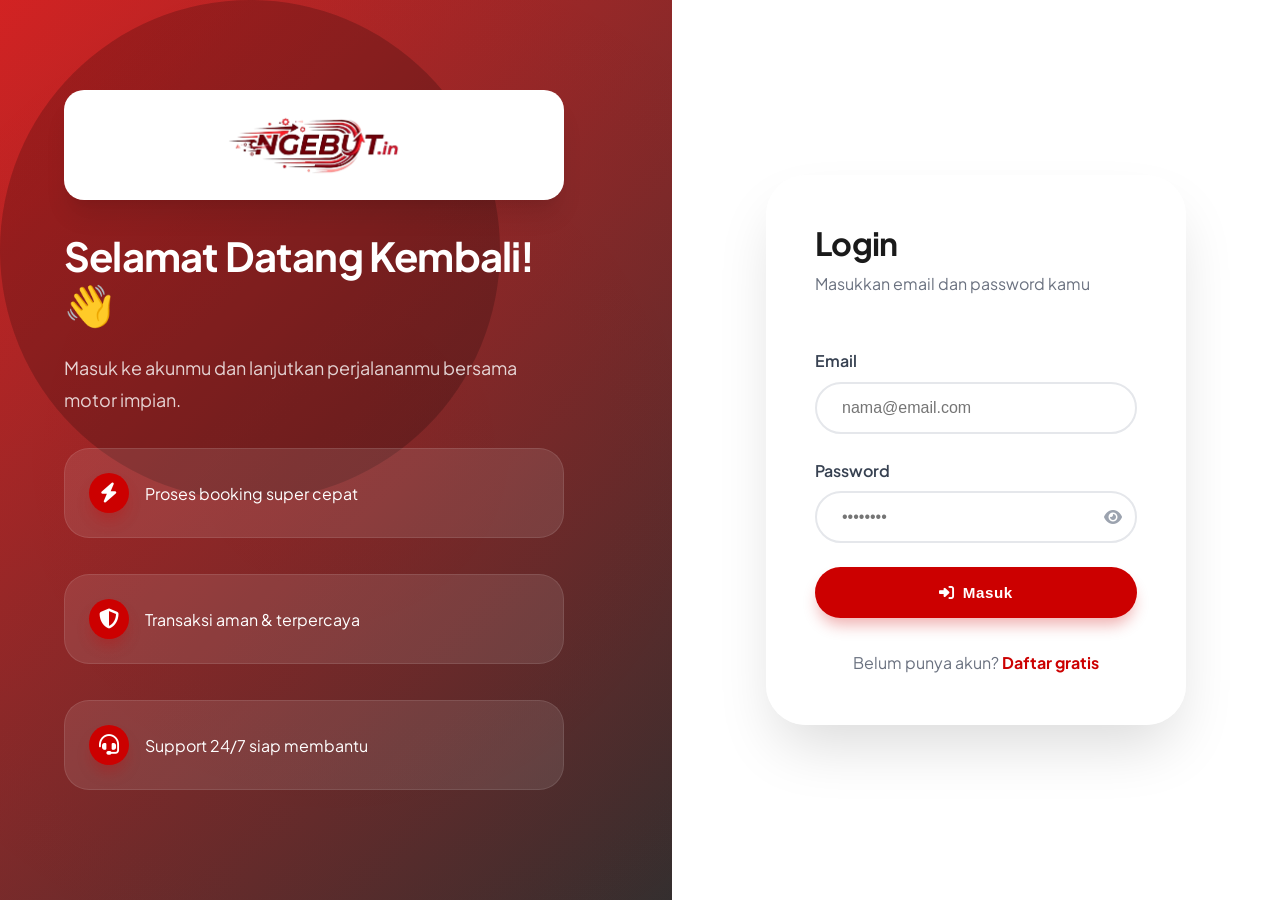
<file: ngebut.in/login.html>
<!doctype html>
<html lang="id">
  <head>
    <meta charset="UTF-8" />
    <meta name="viewport" content="width=device-width, initial-scale=1.0" />
    <title>Login - Ngebut.in</title>
    <link rel="stylesheet" href="assets/css/style.css" />
    <link
      rel="stylesheet"
      href="https://cdnjs.cloudflare.com/ajax/libs/font-awesome/6.5.1/css/all.min.css"
    />
  </head>
  <body>
    <div class="auth-container">
      <div class="auth-left">
        <div class="auth-left-content">
          <a
            href="index.html"
            class="logo"
            style="
              display: flex;
              align-items: center;
              justify-content: center;
              background: white;
              padding: 15px;
              border-radius: 20px;
              box-shadow: var(--shadow-lg);
              margin-bottom: 2rem;
            "
          >
            <img
              src="assets/img/logo.png"
              alt="Ngebut.in Logo"
              style="height: 80px; width: auto; object-fit: contain"
            />
          </a>
          <h2>Selamat Datang Kembali! 👋</h2>
          <p>
            Masuk ke akunmu dan lanjutkan perjalananmu bersama motor impian.
          </p>
          <div class="auth-features">
            <div class="auth-feature">
              <span class="feature-icon"><i class="fas fa-bolt"></i></span>
              <span>Proses booking super cepat</span>
            </div>
            <div class="auth-feature">
              <span class="feature-icon"
                ><i class="fas fa-shield-alt"></i
              ></span>
              <span>Transaksi aman & terpercaya</span>
            </div>
            <div class="auth-feature">
              <span class="feature-icon"><i class="fas fa-headset"></i></span>
              <span>Support 24/7 siap membantu</span>
            </div>
          </div>
        </div>
      </div>
      <div class="auth-right">
        <div class="auth-box">
          <h3>Login</h3>
          <p class="auth-subtitle">Masukkan email dan password kamu</p>

          <div id="loginError" class="error-message"></div>

          <div class="form-group">
            <label>Email</label>
            <input
              type="email"
              id="loginEmail"
              placeholder="nama@email.com"
              value=""
            />
          </div>
          <div class="form-group">
            <label>Password</label>
            <div style="position: relative">
              <input
                type="password"
                id="loginPassword"
                placeholder="••••••••"
                style="padding-right: 45px"
              />
              <i
                class="fas fa-eye"
                id="togglePassword"
                style="
                  position: absolute;
                  right: 15px;
                  top: 50%;
                  transform: translateY(-50%);
                  cursor: pointer;
                  color: var(--gray-400);
                "
              ></i>
            </div>
          </div>

          <button class="btn btn-primary" style="width: 100%" onclick="login()">
            <i class="fas fa-sign-in-alt"></i> Masuk
          </button>

          <p class="auth-footer">
            Belum punya akun? <a href="register.html">Daftar gratis</a>
          </p>
        </div>
      </div>
    </div>

    <!-- Pastikan script api-client Anda tetap di-load jika file lain membutuhkannya -->
    <!-- Pastikan script api-client Anda tetap di-load jika file lain membutuhkannya -->
    <script src="assets/js/api-client.js"></script>
    <script>
      async function login() {
        const email = document.getElementById("loginEmail").value.trim();
        const password = document.getElementById("loginPassword").value.trim();
        const errorEl = document.getElementById("loginError");

        if (!email || !password) {
          errorEl.innerText = "Email dan password harus diisi";
          return;
        }

        try {
          const result = await ApiClient.login(email, password);

          if (result.error) {
            errorEl.innerText = result.error;
          } else {
            const user = ApiClient.getCurrentUser();

            if (user.role === "admin") {
              window.location.href = "admin/dashboard.html";
            } else if (user.role === "owner") {
              window.location.href = "owner/dashboard.html";
            } else {
              window.location.href = "user/dashboard.html";
            }
          }
        } catch (err) {
          errorEl.innerText = "Gagal menghubungkan ke server";
        }
      }

      // Toggle Password Visibility
      document
        .getElementById("togglePassword")
        .addEventListener("click", function () {
          const password = document.getElementById("loginPassword");
          const type =
            password.getAttribute("type") === "password" ? "text" : "password";

          password.setAttribute("type", type);
          this.classList.toggle("fa-eye-slash");
        });

      // Enter key to login
      document.addEventListener("keypress", function (e) {
        if (e.key === "Enter") {
          login();
        }
      });
    </script>
  </body>
</html>
</file>
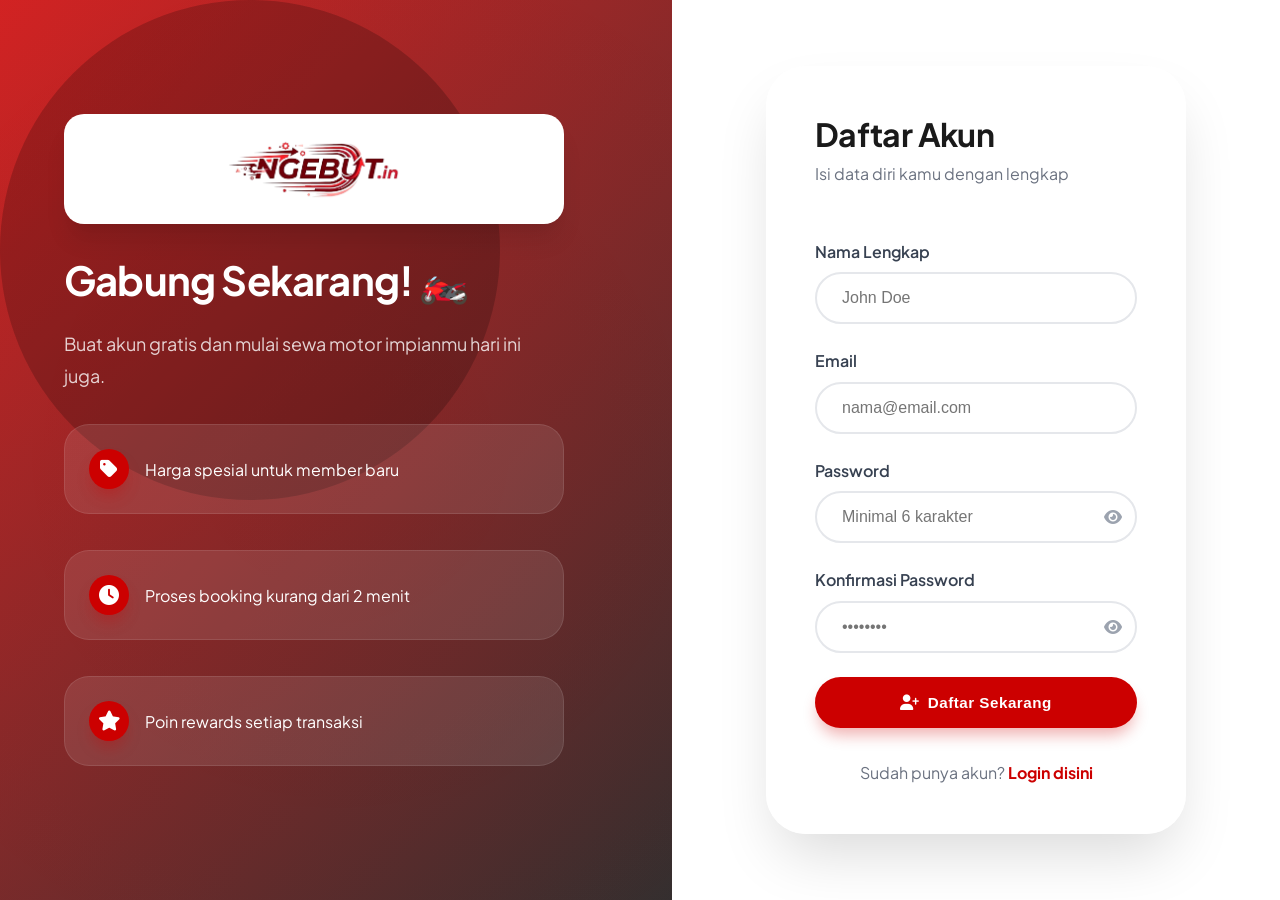
<file: ngebut.in/register.html>
<!DOCTYPE html>
<html lang="id">
<head>
    <meta charset="UTF-8">
    <meta name="viewport" content="width=device-width, initial-scale=1.0">
    <title>Register - Ngebut.in</title>
    <link rel="stylesheet" href="assets/css/style.css">
    <link rel="stylesheet" href="https://cdnjs.cloudflare.com/ajax/libs/font-awesome/6.5.1/css/all.min.css">
</head>
<body>
    <div class="auth-container">
        <div class="auth-left">
            <div class="auth-left-content">
                <a href="index.html" class="logo" style="display: flex; align-items: center; justify-content: center; background: white; padding: 15px; border-radius: 20px; box-shadow: var(--shadow-lg); margin-bottom: 2rem;">
                    <img src="assets/img/logo.png" alt="Ngebut.in Logo" style="height: 80px; width: auto; object-fit: contain;">
                </a>
                <h2>Gabung Sekarang! 🏍️</h2>
                <p>Buat akun gratis dan mulai sewa motor impianmu hari ini juga.</p>
                <div class="auth-features">
                    <div class="auth-feature">
                        <span class="feature-icon"><i class="fas fa-tag"></i></span>
                        <span>Harga spesial untuk member baru</span>
                    </div>
                    <div class="auth-feature">
                        <span class="feature-icon"><i class="fas fa-clock"></i></span>
                        <span>Proses booking kurang dari 2 menit</span>
                    </div>
                    <div class="auth-feature">
                        <span class="feature-icon"><i class="fas fa-star"></i></span>
                        <span>Poin rewards setiap transaksi</span>
                    </div>
                </div>
            </div>
        </div>
        <div class="auth-right">
            <div class="auth-box">
                <h3>Daftar Akun</h3>
                <p class="auth-subtitle">Isi data diri kamu dengan lengkap</p>
                
                <div id="registerError" class="error-message"></div>
                
                <div class="form-group">
                    <label>Nama Lengkap</label>
                    <input type="text" id="nama" placeholder="John Doe">
                </div>
                <div class="form-group">
                    <label>Email</label>
                    <input type="email" id="email" placeholder="nama@email.com">
                </div>
                <div class="form-group">
                    <label>Password</label>
                    <div style="position: relative;">
                        <input type="password" id="password" placeholder="Minimal 6 karakter" style="padding-right: 45px;">
                        <i class="fas fa-eye" id="togglePassword" style="position: absolute; right: 15px; top: 50%; transform: translateY(-50%); cursor: pointer; color: var(--gray-400);"></i>
                    </div>
                </div>
                <div class="form-group">
                    <label>Konfirmasi Password</label>
                    <div style="position: relative;">
                        <input type="password" id="confirmPassword" placeholder="••••••••" style="padding-right: 45px;">
                        <i class="fas fa-eye" id="toggleConfirm" style="position: absolute; right: 15px; top: 50%; transform: translateY(-50%); cursor: pointer; color: var(--gray-400);"></i>
                    </div>
                </div>
                
                <button class="btn btn-primary" style="width: 100%;" onclick="register()">
                    <i class="fas fa-user-plus"></i> Daftar Sekarang
                </button>
                
                <p class="auth-footer">
                    Sudah punya akun? <a href="login.html">Login disini</a>
                </p>
            </div>
        </div>
    </div>

    <script src="assets/js/api-client.js"></script>
    <script>
        async function register() {
            const nama = document.getElementById('nama').value.trim();
            const email = document.getElementById('email').value.trim();
            const password = document.getElementById('password').value.trim();
            const confirm = document.getElementById('confirmPassword').value.trim();
            const errorEl = document.getElementById('registerError');

            errorEl.innerText = '';

            if (!nama || !email || !password || !confirm) {
                errorEl.innerText = 'Semua field wajib diisi';
                return;
            }

            if (password.length < 6) {
                errorEl.innerText = 'Password minimal 6 karakter';
                return;
            }

            if (password !== confirm) {
                errorEl.innerText = 'Password dan konfirmasi tidak cocok';
                return;
            }

            try {
                const result = await ApiClient.register(nama, email, password);
                if (result.error) {
                    errorEl.innerText = result.error;
                } else {
                    alert('✅ Registrasi berhasil! Silakan login.');
                    window.location.href = 'login.html';
                }
            } catch (err) {
                errorEl.innerText = 'Gagal menghubungkan ke server';
            }
        }

        document.getElementById('togglePassword').addEventListener('click', function() {
            const password = document.getElementById('password');
            const type = password.getAttribute('type') === 'password' ? 'text' : 'password';
            password.setAttribute('type', type);
            this.classList.toggle('fa-eye-slash');
        });

        document.getElementById('toggleConfirm').addEventListener('click', function() {
            const password = document.getElementById('confirmPassword');
            const type = password.getAttribute('type') === 'password' ? 'text' : 'password';
            password.setAttribute('type', type);
            this.classList.toggle('fa-eye-slash');
        });

        document.addEventListener('keypress', function(e) {
            if (e.key === 'Enter') register();
        });
    </script>
</body>
</html>
</file>
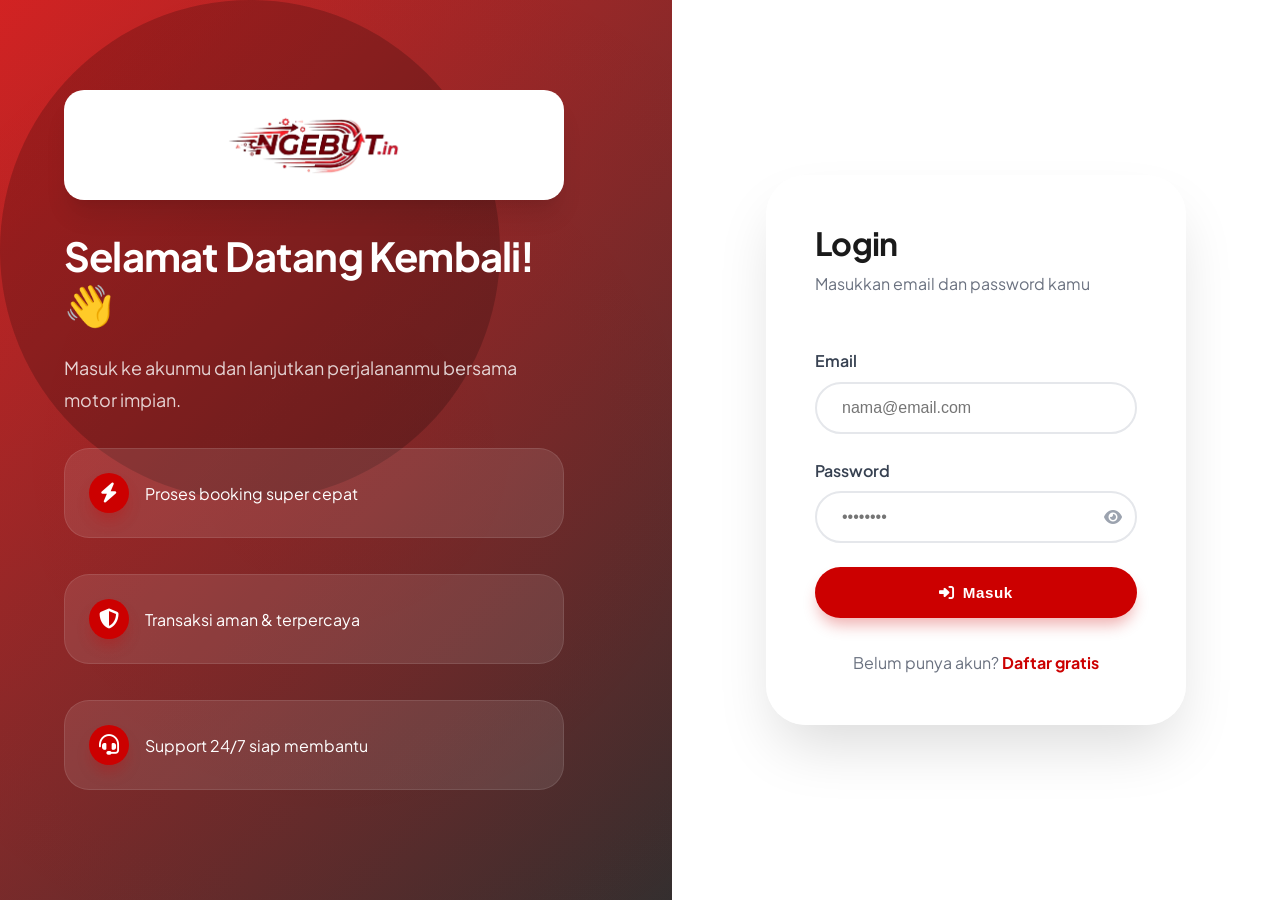
<file: ngebut.in/user/booking.html>
<!DOCTYPE html>
<html lang="id">
<head>
    <meta charset="UTF-8">
    <meta name="viewport" content="width=device-width, initial-scale=1.0">
    <title>Booking Saya - Ngebut.in</title>
    <link rel="stylesheet" href="../assets/css/style.css">
    <link rel="stylesheet" href="https://cdnjs.cloudflare.com/ajax/libs/font-awesome/6.5.1/css/all.min.css">
</head>
<body class="dashboard-layout">
    <div class="sidebar-overlay" id="sidebarOverlay"></div>
    <div class="mobile-admin-nav">
        <button class="sidebar-toggle-btn" id="sidebarToggle"><i class="fas fa-bars"></i></button>
        <img src="../assets/img/logo.png" alt="Logo" style="height: 35px; mix-blend-mode: multiply;">
        <div style="width: 24px;"></div>
    </div>
    
    <aside class="sidebar">
        <div class="sidebar-header">
            <a href="../index.html" class="logo" style="display: flex; align-items: center; justify-content: center; margin-bottom: 1rem;">
                <img src="../assets/img/logo.png" alt="Ngebut.in Logo" style="height: 70px; width: auto; object-fit: contain; mix-blend-mode: multiply; filter: brightness(1.05) contrast(1.05);">
            </a>
            <div class="user-profile" id="userProfile"></div>
        </div>
        
        <nav class="sidebar-nav">
            <a href="dashboard.html" class="nav-item">
                <i class="fas fa-home"></i> Dashboard
            </a>
            <a href="booking.html" class="nav-item active">
                <i class="fas fa-calendar-alt"></i> Booking Saya
            </a>
            <a href="riwayat.html" class="nav-item">
                <i class="fas fa-history"></i> Riwayat
            </a>
            <a href="#" class="nav-item logout" onclick="logout()">
                <i class="fas fa-sign-out-alt"></i> Logout
            </a>
        </nav>
    </aside>

    <main class="main-content">
        <div class="page-header">
            <div class="page-title">
                <h1>Booking Saya</h1>
                <p>Pantau status penyewaan motor Anda</p>
            </div>
        </div>

        <div id="notificationArea"></div>

        <div class="table-container">
            <table class="data-table">
                <thead>
                    <tr>
                        <th>Motor</th>
                        <th>Tanggal Sewa</th>
                        <th>Durasi</th>
                        <th>Total</th>
                        <th>Status</th>
                        <th>Aksi</th>
                    </tr>
                </thead>
                <tbody id="bookingList">
                    <tr><td colspan="6" style="text-align: center; padding: 2rem;">Memuat data...</td></tr>
                </tbody>
            </table>
        </div>
    </main>

    <script src="../assets/js/api-client.js?v=2.0"></script>
    <script src="../assets/js/script.js?v=2.0"></script>
    <script>
        const user = getCurrentUser();
        if (!user) window.location.href = '../login.html';

        document.getElementById('userProfile').innerHTML = `
            <div class="user-avatar">${user.nama.charAt(0).toUpperCase()}</div>
            <div class="user-info">
                <h4>${user.nama}</h4>
                <p><i class="fas fa-user"></i> Member</p>
            </div>
        `;

        function checkNotifications() {
            const notifications = checkReturnNotifications(user.id);
            const area = document.getElementById('notificationArea');
            
            if (notifications.length > 0) {
                area.innerHTML = notifications.map(n => `
                    <div class="notification notification-${n.type}">
                        <span class="notification-icon"><i class="fas ${n.icon}"></i></span>
                        <div class="notification-content">
                            <div class="notification-title">${n.title}</div>
                            <div>${n.message}</div>
                        </div>
                    </div>
                `).join('');
            }
        }

        async function kembalikanMotor(bookingId, btn) {
            if (!confirm('Apakah Anda yakin sudah selesai menyewa dan ingin mengembalikan motor ini?')) return;
            
            const originalText = btn.innerHTML;
            btn.disabled = true;
            btn.innerHTML = '<i class="fas fa-spinner fa-spin"></i>...';

            const success = updateBookingStatus(bookingId, 'returning');
            if (success) {
                alert('✅ Permintaan pengembalian dikirim! Silakan hubungi admin untuk pengecekan fisik motor.');
                renderBookings();
            } else {
                alert('❌ Gagal memproses pengembalian.');
                btn.disabled = false;
                btn.innerHTML = originalText;
            }
        }

        function renderBookings() {
            syncAutoDone();
            const allBookings = getBooking();
            const bookings = allBookings.filter(b => 
                String(b.userId) === String(user.id) && 
                ['confirm', 'booked', 'paid', 'returning'].includes(b.status)
            );
            
            const tbody = document.getElementById('bookingList');
            const thead = document.querySelector('.data-table thead');
            
            if (bookings.length === 0) {
                if(thead) thead.style.display = 'none';
                tbody.innerHTML = `<tr><td colspan="6" style="text-align: center; padding: 3rem; color: var(--gray-500); border: none;">
                    <i class="fas fa-calendar" style="font-size: 3rem; opacity: 0.3; margin-bottom: 1rem;"></i>
                    <h3>Tidak ada booking aktif</h3>
                    <a href="dashboard.html" class="btn btn-primary" style="margin-top: 1rem;">Sewa Motor Sekarang</a>
                </td></tr>`;
                return;
            }

            if(thead) {
                thead.style.display = '';
                thead.style.display = 'table-header-group'; 
            }

            tbody.innerHTML = bookings.sort((a, b) => new Date(b.createdAt) - new Date(a.createdAt)).map(b => {
                const days = calculateDays(b.startDate, b.endDate);
                let aksiHtml = '-';
                
                if (b.status === 'paid') {
                    aksiHtml = `
                        <button class="btn btn-sm" style="background: var(--success); color: white; border-radius: 20px; padding: 5px 15px;" onclick="kembalikanMotor(${b.id}, this)">
                            <i class="fas fa-undo"></i> Selesai Sewa
                        </button>
                    `;
                } else if (b.status === 'returning') {
                    aksiHtml = '<span style="color: var(--warning); font-size: 0.8rem;"><i class="fas fa-clock"></i> Menunggu Admin</span>';
                }

                return `
                    <tr>
                        <td><strong>${b.motorName}</strong></td>
                        <td>${formatShortDate(b.startDate)} - ${formatShortDate(b.endDate)}</td>
                        <td>${days} hari</td>
                        <td>${formatRupiah(b.totalHarga)}</td>
                        <td>${getStatusBadge(b.status)}</td>
                        <td>${aksiHtml}</td>
                    </tr>
                `;
            }).join('');
        }

        checkNotifications();
        renderBookings();
        setInterval(() => { renderBookings(); checkNotifications(); }, 10000);
    </script>
</body>
</html>
</file>
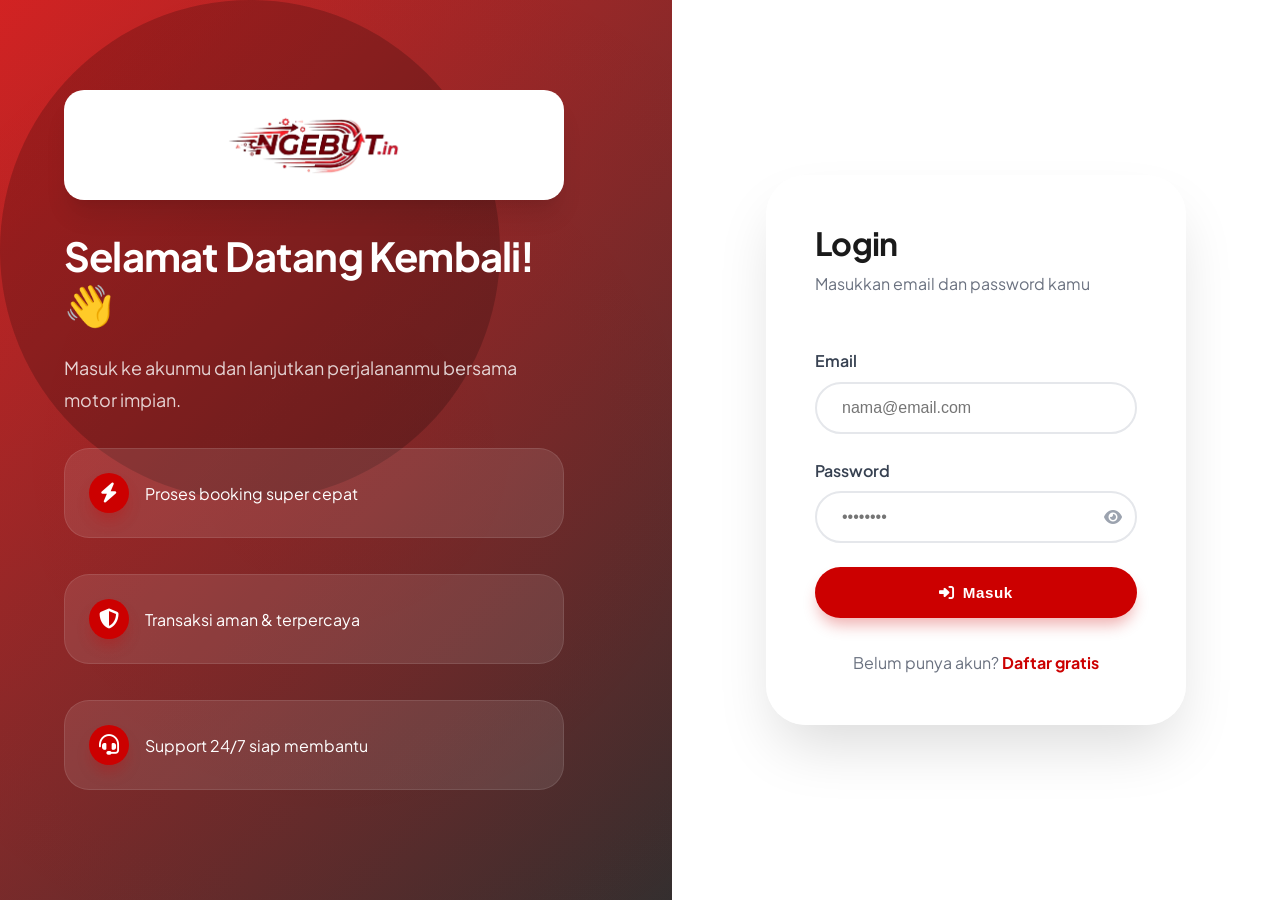
<file: ngebut.in/user/dashboard.html>
<!doctype html>
<html lang="id">
  <head>
    <meta charset="UTF-8" />
    <meta name="viewport" content="width=device-width, initial-scale=1.0" />
    <title>Dashboard - Ngebut.in</title>

    <link rel="stylesheet" href="../assets/css/style.css" />
    <link
      rel="stylesheet"
      href="https://cdnjs.cloudflare.com/ajax/libs/font-awesome/6.5.1/css/all.min.css"
    />
  </head>

  <body class="dashboard-layout">
    <!-- SIDEBAR -->
    <aside class="sidebar">
      <div class="sidebar-header">
        <a
          href="../index.html"
          class="logo"
          style="
            display: flex;
            align-items: center;
            justify-content: center;
            margin-bottom: 1rem;
          "
        >
          <img
            src="../assets/img/logo.png"
            alt="Ngebut.in Logo"
            style="
              height: 70px;
              width: auto;
              object-fit: contain;
              mix-blend-mode: multiply;
            "
          />
        </a>

        <div class="user-profile" id="userProfile"></div>
      </div>

      <nav class="sidebar-nav">
        <a href="dashboard.html" class="nav-item active">
          <i class="fas fa-home"></i> Dashboard
        </a>
        <a href="booking.html" class="nav-item">
          <i class="fas fa-calendar-alt"></i> Booking Saya
        </a>
        <a href="riwayat.html" class="nav-item">
          <i class="fas fa-history"></i> Riwayat
        </a>
        <a href="#" class="nav-item logout" onclick="logout()">
          <i class="fas fa-sign-out-alt"></i> Logout
        </a>
      </nav>
    </aside>

    <!-- MAIN -->
    <main class="main-content">
      <div class="page-header">
        <div class="page-title">
          <h1>Selamat Datang, <span id="userName"></span>! 👋</h1>
          <p>Pilih motor favoritmu dan mulai perjalananmu sekarang</p>
        </div>
      </div>

      <!-- FILTER -->
      <div class="filter-bar">
        <div class="search-box">
          <i class="fas fa-search"></i>
          <input
            type="text"
            id="searchInput"
            placeholder="Cari motor..."
            onkeyup="filterMotor()"
          />
          <button onclick="filterMotor()">Cari</button>
        </div>

        <div class="filter-tabs">
          <button class="filter-tab active" onclick="setFilter('all')">
            Semua
          </button>
          <button class="filter-tab" onclick="setFilter('available')">
            Tersedia
          </button>
        </div>
      </div>

      <div id="motorGrid" class="motor-grid"></div>

      <div id="notificationArea"></div>
    </main>

    <!-- MODAL -->
    <div id="bookingModal" class="modal-overlay">
      <div class="modal">
        <div class="modal-header">
          <h3 id="modalMotorName">Pesan Motor</h3>
          <button class="modal-close" onclick="closeModal()">&times;</button>
        </div>

        <div class="modal-body">
          <div class="form-group">
            <label>Nama Penyewa</label>
            <input type="text" id="bookingNama" readonly />
          </div>

          <div class="form-group">
            <label>Tanggal Mulai</label>
            <input type="date" id="tglMulai" onchange="hitungTotal()" min="" />
          </div>

          <div class="form-group">
            <label>Tanggal Selesai</label>
            <input
              type="date"
              id="tglSelesai"
              onchange="hitungTotal()"
              min=""
            />
          </div>

          <!-- INFO DP -->
          <div
            style="
              background: #f8fafc;
              padding: 1rem;
              border-radius: 10px;
              margin-top: 10px;
              font-size: 14px;
            "
          >
            <b>⚠️ DP 30% WAJIB</b>
            <p style="margin: 6px 0">
              BRI: <b>001234567 (Ngebut.in)</b><br />
              WA: <b>081234567</b>
            </p>
            <p style="margin: 6px 0">
              Kirim bukti transfer ke WhatsApp untuk approval admin.
            </p>
            <p style="color: #ef4444; font-size: 12px">
              Booking aktif setelah DP dikonfirmasi admin
            </p>
          </div>

          <!-- TOTAL -->
          <div
            style="
              background: var(--gray-50);
              padding: 1.25rem;
              border-radius: 10px;
              margin-top: 1rem;
            "
          >
            <div style="display: flex; justify-content: space-between">
              <span>Total</span>
              <b id="totalBayarText">Rp 0</b>
            </div>

            <div
              style="
                display: flex;
                justify-content: space-between;
                margin-top: 8px;
              "
            >
              <span>DP (30%)</span>
              <b id="dpBayarText">Rp 0</b>
            </div>

            <div
              style="
                display: flex;
                justify-content: space-between;
                margin-top: 8px;
              "
            >
              <span>Sisa (70%)</span>
              <b id="sisaBayarText">Rp 0</b>
            </div>
          </div>
        </div>

        <div class="modal-footer">
          <button class="btn btn-outline" onclick="closeModal()">Batal</button>
          <button class="btn btn-primary" onclick="prosesBooking()">
            Booking + DP
          </button>
        </div>
      </div>
    </div>

    <script src="../assets/js/storage.js"></script>
    <script src="../assets/js/script.js"></script>

    <script>
      const user = getCurrentUser();
      if (!user) window.location.href = "../login.html";

      let currentFilter = "all";
      let selectedMotorId = null;

      // USER INIT
      document.getElementById("userName").innerText = user.nama;

      document.getElementById("userProfile").innerHTML = `
    <div class="user-avatar">${user.nama.charAt(0).toUpperCase()}</div>
    <div class="user-info">
        <h4>${user.nama}</h4>
        <p><i class="fas fa-user"></i> Member</p>
    </div>
`;

      // FILTER
      function setFilter(status) {
        currentFilter = status;
        document
          .querySelectorAll(".filter-tab")
          .forEach((t) => t.classList.remove("active"));
        event.target.classList.add("active");
        renderKatalog();
      }

      function filterMotor() {
        renderKatalog();
      }

      // =========================
      // RENDER MOTOR (SAFE UI)
      // =========================
      function renderKatalog() {
        const motors = getMotor();
        const search = document
          .getElementById("searchInput")
          .value.toLowerCase();

        const filtered = motors.filter(
          (m) =>
            m.nama.toLowerCase().includes(search) &&
            (currentFilter === "all" || m.status === currentFilter),
        );

        const grid = document.getElementById("motorGrid");

        if (filtered.length === 0) {
          grid.innerHTML = `
            <div style="grid-column:1/-1;text-align:center;padding:3rem;">
                Tidak ada motor ditemukan
            </div>
        `;
          return;
        }

        grid.innerHTML = filtered
          .map((m) => {
            let statusClass = "";
            let statusText = "";

            if (m.status === "available") {
              statusClass = "badge-available";
              statusText = "TERSEDIA";
            } else if (m.status === "booked") {
              statusClass = "badge-booked";
              statusText = "DISEWA";
            } else if (m.status === "service") {
              statusClass = "badge-service";
              statusText = "SERVICE";
            }

            return `
        <div class="motor-card">

            <div class="motor-image">
                <img src="${m.gambar}" alt="${m.nama}"
                    onerror="this.src='https://placehold.co/400x300?text=${m.nama}'">

                <span class="motor-badge ${statusClass}">
                    ${statusText}
                </span>
            </div>

            <div class="motor-content">
                <h3>${m.nama}</h3>
                <p>${formatRupiah(m.harga)}/hari</p>

                <button class="btn btn-book"
                    onclick="openBookingModal(${m.id})"
                    ${m.status !== "available" ? "disabled" : ""}>
                    Sewa Sekarang
                </button>
            </div>

        </div>
        `;
          })
          .join("");
      }

      // OPEN MODAL
      function openBookingModal(id) {
        selectedMotorId = id;
        const motor = getMotor().find((m) => m.id === id);

        const today = new Date().toISOString().split("T")[0];

        document.getElementById("tglMulai").min = today;
        document.getElementById("tglSelesai").min = today;

        document.getElementById("modalMotorName").innerText = motor.nama;
        document.getElementById("bookingNama").value = user.nama;

        document.getElementById("totalBayarText").innerText = "Rp 0";
        document.getElementById("dpBayarText").innerText = "Rp 0";
        document.getElementById("sisaBayarText").innerText = "Rp 0";

        document.getElementById("bookingModal").style.display = "flex";
      }

      function closeModal() {
        document.getElementById("bookingModal").style.display = "none";
        selectedMotorId = null;
      }

      // HITUNG DP (FIX NaN)
      function hitungTotal() {
        if (!selectedMotorId) return;

        const start = document.getElementById("tglMulai").value;
        const end = document.getElementById("tglSelesai").value;

        if (!start || !end) return;

        const days = calculateDays(start, end);

        const motor = getMotor().find((m) => m.id === selectedMotorId);
        const harga = Number(motor?.harga || 0);

        const total = days * harga;
        const dp = total * 0.3;
        const sisa = total - dp;

        document.getElementById("totalBayarText").innerText =
          formatRupiah(total);
        document.getElementById("dpBayarText").innerText = formatRupiah(dp);
        document.getElementById("sisaBayarText").innerText = formatRupiah(sisa);

        return { total, dp, sisa };
      }

      // BOOKING → MASUK APPROVAL
      function prosesBooking() {
        const start = document.getElementById("tglMulai").value;
        const end = document.getElementById("tglSelesai").value;

        if (!start || !end) {
          alert("Lengkapi tanggal");
          return;
        }

        const motor = getMotor().find((m) => m.id === selectedMotorId);

        if (!motor || motor.status !== "available") {
          alert("Motor tidak tersedia");
          return;
        }

        const { total, dp, sisa } = hitungTotal();

        const motors = getMotor();
        const m = motors.find((x) => x.id === selectedMotorId);

        m.status = "booked";
        saveMotor(motors);

        const bookings = getBooking();

        bookings.push({
          id: Date.now(),
          bookingCode: "BK" + Date.now(),

          motorId: m.id,
          motorName: m.nama,

          userId: user.id,
          userName: user.nama,

          harga: Number(m.harga || 0),

          totalHarga: total,
          dp: dp,
          sisaBayar: sisa,

          startDate: start,
          endDate: end,

          status: "pending_dp", // 🔥 IMPORTANT: masuk approval

          createdAt: new Date().toISOString(),
        });

        saveBooking(bookings);

        alert("Booking berhasil masuk APPROVAL (pending DP)");

        closeModal();
        renderKatalog();
      }

      // INIT
      renderKatalog();
    </script>
  </body>
</html>
</file>
<file: ngebut.in/assets/css/style.css>
/* ============================================
   NGEBUT.IN - MODERN PREMIUM STYLESHEET
   Color Palette: Honda Red (#CC0000) + Dark (#1A1A1A)
   ============================================ */

@import url('https://fonts.googleapis.com/css2?family=Plus+Jakarta+Sans:wght@300;400;500;600;700;800&display=swap');

:root {
    --primary: #CC0000;
    --primary-light: #FF1A1A;
    --primary-dark: #990000;
    --secondary: #1A1A1A;
    --secondary-light: #2A2A2A;
    --accent: #FFD700;
    --white: #FFFFFF;
    --gray-50: #F9FAFB;
    --gray-100: #F3F4F6;
    --gray-200: #E5E7EB;
    --gray-300: #D1D5DB;
    --gray-400: #9CA3AF;
    --gray-500: #6B7280;
    --gray-600: #4B5563;
    --gray-700: #374151;
    --gray-800: #1F2937;
    --gray-900: #111827;
    --success: #10B981;
    --warning: #F59E0B;
    --danger: #EF4444;
    --info: #3B82F6;

    --shadow-sm: 0 1px 2px 0 rgba(0, 0, 0, 0.05);
    --shadow: 0 4px 6px -1px rgba(0, 0, 0, 0.1), 0 2px 4px -1px rgba(0, 0, 0, 0.06);
    --shadow-md: 0 10px 15px -3px rgba(0, 0, 0, 0.1), 0 4px 6px -2px rgba(0, 0, 0, 0.05);
    --shadow-lg: 0 20px 25px -5px rgba(0, 0, 0, 0.1), 0 10px 10px -5px rgba(0, 0, 0, 0.04);
    --shadow-xl: 0 25px 50px -12px rgba(0, 0, 0, 0.25);
    --shadow-primary: 0 10px 15px -3px rgba(204, 0, 0, 0.3);

    --radius-sm: 0.375rem;
    --radius: 0.5rem;
    --radius-md: 0.75rem;
    --radius-lg: 1rem;
    --radius-xl: 1.5rem;
    --radius-2xl: 32px;

    --transition: all 0.3s cubic-bezier(0.4, 0, 0.2, 1);

    /* Extended variables */
    --background: #F9FAFB;
    --sidebar-bg: #FFFFFF;
    --card-bg: #FFFFFF;
    --text-main: #111827;
    --text-muted: #6B7280;
    --border-color: #E5E7EB;
}

* {
    margin: 0;
    padding: 0;
    box-sizing: border-box;
}

body {
    font-family: 'Plus Jakarta Sans', sans-serif;
    background: var(--gray-50);
    color: var(--gray-900);
    line-height: 1.6;
    -webkit-font-smoothing: antialiased;
}

/* ============================================
   TYPOGRAPHY
   ============================================ */
h1, h2, h3, h4, h5, h6 {
    font-weight: 700;
    line-height: 1.2;
    letter-spacing: -0.02em;
}

h1 {
    font-size: 3.5rem;
}

h2 {
    font-size: 2.5rem;
}

h3 {
    font-size: 1.75rem;
}

h4 {
    font-size: 1.25rem;
}

a {
    text-decoration: none;
    color: inherit;
    transition: var(--transition);
}

/* ============================================
   BUTTONS
   ============================================ */
.btn {
    display: inline-flex;
    align-items: center;
    justify-content: center;
    gap: 0.5rem;
    padding: 0.75rem 1.5rem;
    border-radius: var(--radius-lg);
    font-weight: 600;
    cursor: pointer;
    transition: var(--transition);
    border: 2px solid transparent;
    font-size: 0.95rem;
}

.btn:active {
    transform: scale(0.95);
}

.btn-primary {
    background: var(--primary);
    color: white;
    box-shadow: var(--shadow-primary);
}

.btn-primary:hover {
    background: var(--primary-dark);
    transform: translateY(-2px);
    box-shadow: 0 12px 20px -5px rgba(204, 0, 0, 0.4);
}

.btn-secondary {
    background: var(--secondary);
    color: var(--white);
}

.btn-secondary:hover {
    background: var(--secondary-light);
    transform: translateY(-2px);
}

.btn-outline {
    background: transparent;
    border: 2px solid var(--primary);
    color: var(--primary);
}

.btn-outline:hover {
    background: var(--primary);
    color: var(--white);
}

.btn-outline-light {
    background: transparent;
    border: 2px solid var(--white);
    color: var(--white);
}

.btn-outline-light:hover {
    background: var(--white);
    color: var(--primary);
}

.btn-sm {
    padding: 8px 16px;
    font-size: 0.875rem;
}

.btn-lg {
    padding: 16px 36px;
    font-size: 1.125rem;
}

.btn-icon {
    padding: 10px;
    border-radius: 50%;
}

/* ============================================
   NAVBAR
   ============================================ */
.navbar {
    display: flex;
    justify-content: space-between;
    align-items: center;
    padding: 1.25rem 6%;
    background: #FFFFFF;
    backdrop-filter: blur(10px);
    position: fixed;
    top: 0;
    left: 0;
    right: 0;
    z-index: 1000;
    box-shadow: var(--shadow-sm);
    border-bottom: 1px solid rgba(0, 0, 0, 0.05);
    transition: var(--transition);
}

.navbar.scrolled {
    padding: 0.75rem 6%;
    background: #FFFFFF;
    box-shadow: var(--shadow-md);
}

.mobile-menu-btn {
    display: none;
    background: transparent;
    border: none;
    font-size: 1.5rem;
    color: var(--secondary);
    cursor: pointer;
}

/* MOBILE MENU OVERLAY */
.mobile-menu {
    position: fixed;
    top: 0;
    left: 0;
    width: 100%;
    height: 100%;
    background: var(--secondary);
    z-index: 2000;
    display: flex;
    flex-direction: column;
    align-items: center;
    justify-content: center;
    padding: 2rem;
    transform: translateX(100%);
    transition: transform 0.5s cubic-bezier(0.77, 0.2, 0.05, 1.0);
}

.mobile-menu.active {
    transform: translateX(0);
}

.close-menu {
    position: absolute;
    top: 2rem;
    right: 2rem;
    background: transparent;
    border: none;
    color: white;
    font-size: 2rem;
    cursor: pointer;
}

.mobile-links {
    display: flex;
    flex-direction: column;
    align-items: center;
    gap: 2rem;
    width: 100%;
    max-width: 300px;
}

.mobile-link {
    font-size: 1.5rem;
    font-weight: 700;
    color: white;
}

.mobile-link:hover {
    color: var(--primary);
}

.logo {
    display: flex;
    align-items: center;
    gap: 8px;
    font-size: 1.8rem;
    font-weight: 800;
}

.logo img {
    mix-blend-mode: multiply;
    filter: brightness(1.1) contrast(1.1);
    display: block;
}

.logo-icon {
    width: 40px;
    height: 40px;
    background: linear-gradient(135deg, var(--primary) 0%, var(--primary-dark) 100%);
    border-radius: var(--radius-md);
    display: flex;
    align-items: center;
    justify-content: center;
    color: white;
    font-size: 1.5rem;
}

.logo-text {
    color: var(--secondary);
}

.logo-text span {
    color: var(--primary);
}

.nav-links {
    display: flex;
    align-items: center;
    gap: 2rem;
}

.nav-link {
    font-weight: 600;
    color: var(--gray-700);
    position: relative;
}

.nav-link:hover {
    color: var(--primary);
}

.nav-link::after {
    content: '';
    position: absolute;
    bottom: -4px;
    left: 0;
    width: 0;
    height: 2px;
    background: var(--primary);
    transition: var(--transition);
}

.nav-link:hover::after {
    width: 100%;
}

.nav-buttons {
    display: flex;
    gap: 12px;
}

/* ============================================
   HERO SECTION
   ============================================ */
.hero {
    min-height: 100vh;
    display: flex;
    align-items: center;
    padding: 6rem 6% 4rem;
    background: linear-gradient(135deg, #1A1A1A 0%, #2D2D2D 50%, #1A1A1A 100%);
    position: relative;
    overflow: hidden;
}

.hero::before {
    content: '';
    position: absolute;
    top: 0;
    left: 0;
    right: 0;
    bottom: 0;
    background: url("data:image/svg+xml,%3Csvg width='60' height='60' viewBox='0 0 60 60' xmlns='http://www.w3.org/2000/svg'%3E%3Cg fill='none' fill-rule='evenodd'%3E%3Cg fill='%23cc0000' fill-opacity='0.05'%3E%3Cpath d='M36 34v-4h-2v4h-4v2h4v4h2v-4h4v-2h-4zm0-30V0h-2v4h-4v2h4v4h2V6h4V4h-4zM6 34v-4H4v4H0v2h4v4h2v-4h4v-2H6zM6 4V0H4v4H0v2h4v4h2V6h4V4H6z'/%3E%3C/g%3E%3C/g%3E%3C/svg%3E");
}

.hero-content {
    position: relative;
    z-index: 2;
    max-width: 600px;
}

.hero-badge {
    display: inline-block;
    padding: 6px 16px;
    background: rgba(204, 0, 0, 0.2);
    border: 1px solid rgba(204, 0, 0, 0.3);
    border-radius: var(--radius-xl);
    color: var(--primary-light);
    font-weight: 600;
    font-size: 0.875rem;
    margin-bottom: 1.5rem;
    backdrop-filter: blur(5px);
}

.hero h1 {
    color: var(--white);
    margin-bottom: 1.5rem;
}

.hero h1 span {
    color: var(--primary);
    position: relative;
}

.hero h1 span::after {
    content: '';
    position: absolute;
    bottom: 5px;
    left: 0;
    width: 100%;
    height: 8px;
    background: var(--primary);
    opacity: 0.3;
    z-index: -1;
    border-radius: 4px;
}

.hero p {
    color: var(--gray-300);
    font-size: 1.25rem;
    margin-bottom: 2.5rem;
    line-height: 1.8;
}

.hero-stats {
    display: flex;
    gap: 3rem;
    margin-top: 3rem;
}

.stat-item {
    text-align: left;
}

.stat-number {
    font-size: 2.5rem;
    font-weight: 800;
    color: var(--white);
}

.stat-label {
    color: var(--gray-400);
    font-size: 0.875rem;
}

.hero-image {
    position: absolute;
    right: 5%;
    bottom: 0;
    width: 45%;
    max-width: 600px;
    z-index: 1;
}

.hero-image img {
    width: 100%;
    height: auto;
    filter: drop-shadow(0 30px 40px rgba(0, 0, 0, 0.5));
}

/* ============================================
   CATALOG SECTION
   ============================================ */
.section {
    padding: 5rem 6%;
}

.section-header {
    text-align: center;
    margin-bottom: 3rem;
}

.section-header h2 {
    color: var(--secondary);
    margin-bottom: 1rem;
}

.section-header p {
    color: var(--gray-500);
    font-size: 1.125rem;
    max-width: 600px;
    margin: 0 auto;
}

.section-header-left {
    text-align: left;
}

/* Filter Bar */
.filter-bar {
    display: flex;
    justify-content: space-between;
    align-items: center;
    flex-wrap: wrap;
    gap: 1rem;
    margin-bottom: 2.5rem;
}

.search-box {
    display: flex;
    align-items: center;
    background: var(--white);
    border-radius: var(--radius-xl);
    padding: 4px 4px 4px 20px;
    box-shadow: var(--shadow-md);
    border: 1px solid var(--gray-200);
    min-width: 300px;
}

.search-box input {
    flex: 1;
    border: none;
    outline: none;
    padding: 12px 0;
    font-size: 1rem;
    background: transparent;
}

.search-box button {
    background: var(--primary);
    color: var(--white);
    border: none;
    padding: 12px 24px;
    border-radius: var(--radius-xl);
    font-weight: 600;
    cursor: pointer;
    transition: var(--transition);
}

.filter-tabs {
    display: flex;
    gap: 8px;
    background: var(--white);
    padding: 6px;
    border-radius: var(--radius-xl);
    box-shadow: var(--shadow-sm);
    border: 1px solid var(--gray-200);
}

.filter-tab {
    padding: 10px 24px;
    border: none;
    background: transparent;
    font-weight: 600;
    color: var(--gray-500);
    border-radius: var(--radius-lg);
    cursor: pointer;
    transition: var(--transition);
}

.filter-tab.active {
    background: var(--primary);
    color: var(--white);
}

.filter-tab:hover:not(.active) {
    background: var(--gray-100);
    color: var(--gray-900);
}

/* Motor Grid */
.motor-grid {
    display: grid;
    grid-template-columns: repeat(auto-fill, minmax(300px, 1fr));
    gap: 2rem;
}

.motor-card {
    background: white;
    border-radius: var(--radius-xl);
    overflow: hidden;
    box-shadow: var(--shadow);
    transition: var(--transition);
    border: 1px solid var(--gray-100);
}

.motor-card:hover {
    transform: translateY(-10px);
    box-shadow: var(--shadow-xl);
}

.motor-image {
    position: relative;
    height: 220px;
    overflow: hidden;
    background: linear-gradient(135deg, var(--gray-100) 0%, var(--gray-200) 100%);
}

.motor-image img {
    width: 100%;
    height: 100%;
    object-fit: cover;
    transition: var(--transition);
}

.motor-card:hover .motor-image img {
    transform: scale(1.05);
}

.motor-badge {
    position: absolute;
    top: 16px;
    right: 16px;
    padding: 6px 14px;
    border-radius: var(--radius-xl);
    font-size: 0.75rem;
    font-weight: 700;
    text-transform: uppercase;
    letter-spacing: 0.5px;
    backdrop-filter: blur(5px);
}

.badge-available {
    background: rgba(16, 185, 129, 0.9);
    color: white;
}

.badge-booked {
    background: rgba(239, 68, 68, 0.9);
    color: white;
}

.badge-service {
    background: rgba(245, 158, 11, 0.9);
    color: white;
}

.motor-content {
    padding: 1.5rem;
}

.motor-title {
    font-size: 1.25rem;
    font-weight: 700;
    margin-bottom: 0.5rem;
    color: var(--secondary);
}

.motor-desc {
    color: var(--gray-500);
    font-size: 0.875rem;
    margin-bottom: 1rem;
    line-height: 1.6;
}

.motor-specs {
    display: flex;
    gap: 1rem;
    margin-bottom: 1rem;
}

.spec-item {
    display: flex;
    align-items: center;
    gap: 6px;
    color: var(--gray-600);
    font-size: 0.875rem;
}

.spec-item i {
    color: var(--primary);
}

.motor-price {
    display: flex;
    align-items: baseline;
    gap: 4px;
    margin-bottom: 1.25rem;
}

.price-amount {
    font-size: 1.75rem;
    font-weight: 800;
    color: var(--primary);
}

.price-unit {
    color: var(--gray-500);
    font-size: 0.875rem;
}

.motor-footer {
    display: flex;
    gap: 10px;
}

.motor-footer .btn {
    flex: 1;
    padding: 12px;
}

.btn-book {
    background: linear-gradient(135deg, var(--primary) 0%, var(--primary-dark) 100%);
    color: white;
    border: none;
    font-weight: 600;
}

.btn-book:disabled {
    background: var(--gray-300);
    cursor: not-allowed;
    box-shadow: none;
}

.btn-book:disabled:hover {
    transform: none;
    box-shadow: none;
}

.btn-detail {
    background: var(--gray-100);
    color: var(--gray-700);
    border: 1px solid var(--gray-200);
}

.btn-detail:hover {
    background: var(--gray-200);
}

/* BACK TO TOP */
.back-to-top {
    position: fixed;
    bottom: 30px;
    right: 30px;
    width: 50px;
    height: 50px;
    background: var(--primary);
    color: white;
    border-radius: 50%;
    display: flex;
    align-items: center;
    justify-content: center;
    font-size: 1.25rem;
    cursor: pointer;
    box-shadow: var(--shadow-lg);
    z-index: 999;
    opacity: 0;
    visibility: hidden;
    transition: var(--transition);
    border: none;
}

.back-to-top.active {
    opacity: 1;
    visibility: visible;
}

.back-to-top:hover {
    transform: translateY(-5px);
    background: var(--primary-dark);
}

/* ============================================
   AUTH PAGES
   ============================================ */
.auth-container {
    min-height: 100vh;
    display: flex;
}

.auth-left {
    flex: 1;
    background: linear-gradient(135deg, var(--primary) 0%, var(--primary-dark) 100%);
    display: flex;
    flex-direction: column;
    justify-content: center;
    padding: 4rem;
    color: var(--white);
    position: relative;
    overflow: hidden;
}

.auth-left::before {
    content: '';
    position: absolute;
    top: -50%;
    right: -30%;
    width: 600px;
    height: 600px;
    background: rgba(255, 255, 255, 0.05);
    border-radius: 50%;
}

.auth-left::after {
    content: '';
    position: absolute;
    bottom: -30%;
    left: -20%;
    width: 500px;
    height: 500px;
    background: rgba(255, 255, 255, 0.03);
    border-radius: 50%;
}

.auth-left-content {
    position: relative;
    z-index: 2;
    max-width: 500px;
}

.auth-left .logo {
    margin-bottom: 3rem;
}

.auth-left .logo-text {
    color: var(--white);
}

.auth-left .logo-text span {
    color: var(--white);
}

.auth-left h2 {
    font-size: 2.5rem;
    margin-bottom: 1.5rem;
}

.auth-left p {
    color: rgba(255, 255, 255, 0.8);
    font-size: 1.125rem;
    line-height: 1.8;
    margin-bottom: 2rem;
}

.auth-features {
    display: flex;
    flex-direction: column;
    gap: 1rem;
}

.auth-feature {
    display: flex;
    align-items: center;
    gap: 1rem;
}

.feature-icon {
    width: 40px;
    height: 40px;
    background: rgba(255, 255, 255, 0.15);
    border-radius: 50%;
    display: flex;
    align-items: center;
    justify-content: center;
    font-size: 1.25rem;
}

.auth-right {
    flex: 1;
    display: flex;
    align-items: center;
    justify-content: center;
    padding: 2rem;
    background: var(--white);
}

.auth-box {
    width: 100%;
    max-width: 420px;
}

.auth-box h3 {
    font-size: 2rem;
    margin-bottom: 0.5rem;
    color: var(--secondary);
}

.auth-subtitle {
    color: var(--gray-500);
    margin-bottom: 2rem;
}

.form-group {
    margin-bottom: 1.5rem;
}

.form-group label {
    display: block;
    font-weight: 600;
    margin-bottom: 0.5rem;
    color: var(--gray-700);
}

.form-group input {
    width: 100%;
    padding: 14px 18px;
    border: 2px solid var(--gray-200);
    border-radius: var(--radius-lg);
    font-size: 1rem;
    transition: var(--transition);
    background: var(--white);
}

.form-group input:focus {
    outline: none;
    border-color: var(--primary);
    box-shadow: 0 0 0 4px rgba(204, 0, 0, 0.1);
}

.form-group input.error {
    border-color: var(--danger);
}

.error-message {
    color: var(--danger);
    font-size: 0.875rem;
    margin-top: 0.5rem;
    min-height: 20px;
}

.auth-footer {
    text-align: center;
    margin-top: 2rem;
    color: var(--gray-500);
}

.auth-footer a {
    color: var(--primary);
    font-weight: 600;
}

/* ============================================
   DASHBOARD LAYOUT
   ============================================ */
.dashboard-layout {
    display: flex;
    min-height: 100vh;
}

.sidebar {
    width: 280px;
    background: var(--white);
    border-right: 1px solid var(--gray-200);
    padding: 2rem 1.25rem;
    position: fixed;
    height: 100vh;
    overflow-y: auto;
    box-shadow: var(--shadow-sm);
}

.sidebar-header {
    padding: 0 0.75rem 1.5rem;
    border-bottom: 1px solid var(--gray-200);
    margin-bottom: 1.5rem;
    background: #FFFFFF;
}

.user-profile {
    display: flex;
    align-items: center;
    gap: 12px;
}

.user-avatar {
    width: 48px;
    height: 48px;
    background: linear-gradient(135deg, var(--primary) 0%, var(--primary-dark) 100%);
    border-radius: 50%;
    display: flex;
    align-items: center;
    justify-content: center;
    color: white;
    font-weight: 700;
    font-size: 1.25rem;
}

.user-info h4 {
    font-size: 1rem;
    margin-bottom: 2px;
}

.user-info p {
    font-size: 0.75rem;
    color: var(--gray-500);
}

.sidebar-nav {
    display: flex;
    flex-direction: column;
    gap: 6px;
}

.nav-item {
    display: flex;
    align-items: center;
    gap: 12px;
    padding: 12px 16px;
    border-radius: var(--radius-lg);
    color: var(--gray-600);
    font-weight: 500;
    transition: var(--transition);
}

.nav-item i {
    font-size: 1.25rem;
    width: 24px;
}

.nav-item:hover {
    background: var(--gray-100);
    color: var(--gray-900);
}

.nav-item.active {
    background: linear-gradient(135deg, var(--primary) 0%, var(--primary-dark) 100%);
    color: var(--white);
    box-shadow: 0 4px 12px rgba(204, 0, 0, 0.3);
}

.nav-item.logout {
    margin-top: auto;
    color: var(--danger);
}

.nav-item.logout:hover {
    background: rgba(239, 68, 68, 0.1);
}

.main-content {
    flex: 1;
    margin-left: 280px;
    padding: 2rem 2.5rem;
    background: var(--gray-50);
    min-height: 100vh;
}

.page-header {
    display: flex;
    justify-content: space-between;
    align-items: center;
    margin-bottom: 2rem;
}

.page-title h1 {
    font-size: 2rem;
    color: var(--secondary);
    margin-bottom: 0.25rem;
}

.page-title p {
    color: var(--gray-500);
}

/* Stats Cards */
.stats-grid {
    display: grid;
    grid-template-columns: repeat(auto-fit, minmax(200px, 1fr));
    gap: 1.5rem;
    margin-bottom: 2.5rem;
}

.stat-card {
    background: var(--white);
    padding: 1.5rem;
    border-radius: var(--radius-xl);
    box-shadow: var(--shadow-md);
    border: 1px solid var(--gray-100);
    transition: var(--transition);
}

.stat-card:hover {
    transform: translateY(-4px);
    box-shadow: var(--shadow-lg);
}

.stat-header {
    display: flex;
    justify-content: space-between;
    align-items: center;
    margin-bottom: 1rem;
}

.stat-icon {
    width: 48px;
    height: 48px;
    border-radius: var(--radius-lg);
    display: flex;
    align-items: center;
    justify-content: center;
    font-size: 1.5rem;
}

.stat-value {
    font-size: 2rem;
    font-weight: 800;
    color: var(--secondary);
}

.stat-label {
    color: var(--gray-500);
    font-size: 0.875rem;
}

/* Tables */
.table-container {
    background: var(--white);
    border-radius: var(--radius-xl);
    box-shadow: var(--shadow-md);
    overflow: hidden;
    border: 1px solid var(--gray-100);
}

.data-table {
    width: 100%;
    border-collapse: collapse;
}

.data-table thead {
    background: var(--gray-50);
    border-bottom: 1px solid var(--gray-200);
}

.data-table th {
    padding: 1rem 1.5rem;
    text-align: left;
    font-weight: 600;
    color: var(--gray-700);
    font-size: 0.875rem;
    text-transform: uppercase;
    letter-spacing: 0.5px;
}

.data-table td {
    padding: 1.25rem 1.5rem;
    border-bottom: 1px solid var(--gray-100);
    color: var(--gray-800);
}

.data-table tbody tr {
    transition: var(--transition);
}

.data-table tbody tr:hover {
    background: var(--gray-50);
}

.data-table tbody tr:last-child td {
    border-bottom: none;
}

.status-badge {
    display: inline-flex;
    align-items: center;
    padding: 4px 12px;
    border-radius: var(--radius-xl);
    font-size: 0.75rem;
    font-weight: 600;
    text-transform: uppercase;
    letter-spacing: 0.3px;
}

.status-confirm {
    background: rgba(245, 158, 11, 0.1);
    color: #B45309;
    border: 1px solid rgba(245, 158, 11, 0.3);
}

.status-booked {
    background: rgba(59, 130, 246, 0.1);
    color: #1D4ED8;
    border: 1px solid rgba(59, 130, 246, 0.3);
}

.status-paid {
    background: rgba(16, 185, 129, 0.1);
    color: #047857;
    border: 1px solid rgba(16, 185, 129, 0.3);
}

.status-done {
    background: rgba(107, 114, 128, 0.1);
    color: #4B5563;
    border: 1px solid rgba(107, 114, 128, 0.3);
}

.status-cancelled {
    background: rgba(239, 68, 68, 0.1);
    color: #B91C1C;
    border: 1px solid rgba(239, 68, 68, 0.3);
}

/* Action Buttons */
.action-buttons {
    display: flex;
    gap: 8px;
}

.btn-action {
    padding: 6px 12px;
    border-radius: var(--radius-md);
    font-size: 0.75rem;
    font-weight: 600;
    cursor: pointer;
    transition: var(--transition);
    border: none;
}

.btn-approve {
    background: var(--success);
    color: white;
}

.btn-reject {
    background: var(--danger);
    color: white;
}

.btn-view {
    background: var(--gray-100);
    color: var(--gray-700);
}

/* Modal */
.modal-overlay {
    position: fixed;
    top: 0;
    left: 0;
    right: 0;
    bottom: 0;
    background: rgba(0, 0, 0, 0.6);
    backdrop-filter: blur(8px);
    display: none;
    align-items: center;
    justify-content: center;
    z-index: 2000;
    padding: 1rem;
}

.modal {
    background: var(--white);
    border-radius: var(--radius-2xl);
    padding: 2.5rem;
    max-width: 500px;
    width: 100%;
    max-height: 90vh;
    overflow-y: auto;
    box-shadow: var(--shadow-2xl);
    animation: modalSlideIn 0.3s ease-out;
}

@keyframes modalSlideIn {
    from {
        opacity: 0;
        transform: translateY(-30px);
    }

    to {
        opacity: 1;
        transform: translateY(0);
    }
}

.modal-header {
    display: flex;
    justify-content: space-between;
    align-items: center;
    margin-bottom: 1.5rem;
}

.modal-header h3 {
    font-size: 1.5rem;
    color: var(--secondary);
}

.modal-close {
    width: 36px;
    height: 36px;
    border-radius: 50%;
    background: var(--gray-100);
    display: flex;
    align-items: center;
    justify-content: center;
    cursor: pointer;
    transition: var(--transition);
    border: none;
    font-size: 1.25rem;
}

.modal-close:hover {
    background: var(--danger);
    color: white;
}

.modal-body {
    margin-bottom: 1.5rem;
}

.modal-footer {
    display: flex;
    gap: 12px;
    justify-content: flex-end;
}

/* Notification */
.notification {
    padding: 1rem 1.5rem;
    border-radius: var(--radius-lg);
    margin-bottom: 1.5rem;
    display: flex;
    align-items: center;
    gap: 12px;
    animation: slideDown 0.3s ease-out;
}

.notification-warning {
    background: rgba(245, 158, 11, 0.1);
    border-left: 4px solid var(--warning);
    color: #92400E;
}

.notification-danger {
    background: rgba(239, 68, 68, 0.1);
    border-left: 4px solid var(--danger);
    color: #B91C1C;
}

.notification-success {
    background: rgba(16, 185, 129, 0.1);
    border-left: 4px solid var(--success);
    color: #047857;
}

.notification-icon {
    font-size: 1.5rem;
}

.notification-content {
    flex: 1;
}

.notification-title {
    font-weight: 700;
    margin-bottom: 4px;
}

.notification-close {
    cursor: pointer;
    color: var(--gray-400);
    transition: var(--transition);
}

.notification-close:hover {
    color: var(--gray-700);
}

@keyframes slideDown {
    from {
        opacity: 0;
        transform: translateY(-10px);
    }

    to {
        opacity: 1;
        transform: translateY(0);
    }
}

/* Invoice / Kwitansi Print Style */
.invoice-container {
    background: var(--white);
    border-radius: var(--radius-xl);
    padding: 2.5rem;
    box-shadow: var(--shadow-lg);
    max-width: 600px;
    margin: 0 auto;
}

.invoice-header {
    text-align: center;
    margin-bottom: 2rem;
    padding-bottom: 1.5rem;
    border-bottom: 2px dashed var(--gray-300);
}

.invoice-logo {
    font-size: 2rem;
    font-weight: 800;
    margin-bottom: 0.5rem;
}

.invoice-title {
    font-size: 1.5rem;
    font-weight: 700;
    text-transform: uppercase;
    letter-spacing: 2px;
    color: var(--primary);
}

.invoice-body {
    margin-bottom: 2rem;
}

.invoice-row {
    display: flex;
    justify-content: space-between;
    padding: 0.75rem 0;
    border-bottom: 1px solid var(--gray-100);
}

.invoice-row.total {
    position: relative;
    display: flex;
    align-items: center;
    justify-content: flex-end;
    /* tetap ke kanan */
    gap: 15px;
}

.invoice-footer {
    text-align: center;
    padding-top: 1.5rem;
    /* tambah jarak dari garis */
    margin-top: 20px;
    /* kasih space dari atas */
    border-top: 2px dashed var(--gray-300);
    color: var(--gray-500);
    font-size: 12px;
    line-height: 1.5;
}

.stamp-paid {
    position: absolute;

    right: 160px;
    /* atur jarak dari angka */
    bottom: 60px;
    /* naik sedikit dari bawah */

    margin: 0;
    transform: rotate(-12deg);

    display: block;
    width: fit-content;
    margin-left: auto;

    margin-top: 20px;
    /* tadinya 40px → kepanjangan */
    margin-right: 20px;
    /* biar ga nempel kanan banget */

    padding: 10px 26px;

    font-size: 20px;
    font-weight: 900;
    letter-spacing: 3px;
    text-transform: uppercase;

    color: #16a34a;
    border: 2px solid #16a34a;
    border-radius: 4px;

    transform: rotate(-4deg);
    /* tadinya -6deg → terlalu miring */

    position: relative;

    background: rgba(22, 163, 74, 0.05);

    box-shadow:
        inset 0 0 6px rgba(22, 163, 74, 0.15),
        0 2px 5px rgba(0, 0, 0, 0.05);
}

@media print {

    /* ❌ Sembunyikan semua layout admin */
    .sidebar,
    .main-content,
    .page-header,
    .filter-tabs,
    .motor-grid,
    .modal-header,
    .modal-footer {
        display: none !important;
    }

    /* ❌ Hilangkan overlay gelap */
    .modal-overlay {
        background: none !important;
        position: static !important;
    }

    @media print {

        .modal {
            max-height: none !important;
            overflow: visible !important;
        }

    }

    /* ✅ Tampilkan modal sebagai halaman utama */
    #invoiceModal {
        display: block !important;
        position: static !important;
    }

    .modal {
        box-shadow: none !important;
        max-width: 100% !important;
        width: 100% !important;
        margin: 0 auto !important;
    }

    /* ✅ Fokus ke isi kuitansi */
    #invoiceContent {
        display: block !important;
        max-width: 800px;
        margin: auto;
        padding: 30px;
        font-size: 14px;
        background: white;
    }

    /* TABLE CLEAN (tanpa kotak-kotak) */
    table {
        width: 100%;
        border-collapse: collapse;
        margin-top: 15px;
        font-size: 14px;
    }

    /* header */
    table thead th {
        border-bottom: 2px solid #e5e7eb;
        padding: 12px;
        text-align: left;
        font-weight: 600;
        color: #374151;
    }

    /* isi */
    table tbody td {
        font-size: 12px;
        border-bottom: 1px solid #f1f5f9;
        /* garis tipis aja */
        padding: 12px 10px;
        vertical-align: top;
    }

    /* semua kolom kecuali kolom pertama (nama motor) */
    table tbody td:not(:first-child) {
        font-size: 12px;
        color: #374151;
    }

    /* baris terakhir tanpa garis */
    table tbody tr:last-child td {
        border-bottom: none;
    }

    /* rata kanan kolom angka */
    table td:last-child,
    table th:last-child {
        text-align: right;
    }

    table tbody td small {
        font-size: 7px;
        color: #6b7280;
        /* abu soft */
        line-height: 1.5;
    }

    /* garis bawah terakhir tabel */
    table {
        border-bottom: 1.5px solid #e5e7eb;
    }

    /* ✅ Reset body */
    body {
        margin: 0;
        background: white;
    }
}

/* Responsive */
@media (max-width: 1024px) {
    h1 {
        font-size: 2.5rem;
    }

    h2 {
        font-size: 2rem;
    }

    .hero-image {
        display: none;
    }

    .sidebar {
        width: 240px;
    }

    .main-content {
        margin-left: 240px;
        padding: 1.5rem;
    }
}

@media (max-width: 768px) {
    .navbar {
        padding: 1rem 5%;
    }

    .nav-links {
        display: none;
    }

    .nav-buttons {
        display: none;
    }

    .mobile-menu-btn {
        display: block;
    }

    .auth-container {
        flex-direction: column;
    }

    .auth-left {
        padding: 3rem 2rem;
    }

    .dashboard-layout {
        flex-direction: column;
    }

    .sidebar {
        position: fixed;
        left: -100%;
        top: 0;
        width: 280px;
        height: 100vh;
        z-index: 1500;
        transition: var(--transition);
        background: white;
    }

    .sidebar.active {
        left: 0;
        box-shadow: var(--shadow-xl);
    }

    .sidebar-overlay {
        display: none;
        position: fixed;
        top: 0;
        left: 0;
        width: 100%;
        height: 100%;
        background: rgba(0, 0, 0, 0.5);
        z-index: 1400;
    }

    .sidebar-overlay.active {
        display: block;
    }

    .main-content {
        margin-left: 0;
        padding-top: 5rem;
    }

    .mobile-admin-nav {
        display: flex;
        position: fixed;
        top: 0;
        left: 0;
        right: 0;
        height: 60px;
        background: white;
        padding: 0 1.5rem;
        align-items: center;
        justify-content: space-between;
        z-index: 1300;
        box-shadow: var(--shadow-sm);
    }

    .sidebar-toggle-btn {
        background: transparent;
        border: none;
        font-size: 1.25rem;
        color: var(--secondary);
        cursor: pointer;
    }

    .filter-bar {
        flex-direction: column;
        align-items: stretch;
    }

    .search-box {
        min-width: 100%;
    }

    .stats-grid {
        grid-template-columns: 1fr 1fr;
    }
}

@media (max-width: 480px) {
    .stats-grid {
        grid-template-columns: 1fr;
    }

    .hero-stats {
        flex-direction: column;
        gap: 1.5rem;
    }

    .modal {
        padding: 1.5rem;
    }
}

@media print {

    @page {
        margin: 0;
    }

    html, body {
        height: 100%;
        margin: 0;
    }

    body {
        display: flex;
        justify-content: center;
        /* tengah horizontal */
        align-items: center;
        /* tengah vertikal */
        background: white;
    }

    #invoiceContent {
        max-width: 800px;
        width: 100%;
        font-size: 14px;

        border: 2px solid #CC0000;
        border-radius: 14px;
        box-shadow: 0 0 0 6px rgba(204, 0, 0, 0.05);
    }

    table {
        page-break-inside: avoid;
    }
}

/* ============================================
   AUTH PREMIUM ENHANCEMENTS
   ============================================ */

.auth-container {
    background-image: radial-gradient(circle at 0% 0%, rgba(204, 0, 0, 0.05) 0%, transparent 50%),
        radial-gradient(circle at 100% 100%, rgba(26, 26, 26, 0.05) 0%, transparent 50%);
}

.auth-left {
    background: linear-gradient(135deg, rgba(204, 0, 0, 0.85) 0%, rgba(26, 26, 26, 0.9) 100%),
        url('https://images.unsplash.com/photo-1558981403-c5f91cbba527?ixlib=rb-1.2.1&auto=format&fit=crop&w=1350&q=80') !important;
    background-size: cover !important;
    background-position: center !important;
    position: relative;
    overflow: hidden;
}

.auth-left::after {
    content: '';
    position: absolute;
    top: 0;
    left: 0;
    right: 0;
    bottom: 0;
    background: rgba(0, 0, 0, 0.2);
    z-index: 1;
}

.auth-left::before {
    content: '';
    position: absolute;
    top: -50%;
    left: -50%;
    width: 200%;
    height: 200%;
    background: radial-gradient(circle at center, rgba(204, 0, 0, 0.1) 0%, transparent 70%);
    animation: rotate 20s linear infinite;
}

@keyframes rotate {
    from {
        transform: rotate(0deg);
    }

    to {
        transform: rotate(360deg);
    }
}

.auth-left-content {
    position: relative;
    z-index: 2;
}

.auth-box {
    background: rgba(255, 255, 255, 0.85) !important;
    backdrop-filter: blur(12px);
    -webkit-backdrop-filter: blur(12px);
    border: 1px solid rgba(255, 255, 255, 0.4);
    box-shadow: 0 30px 60px -12px rgba(0, 0, 0, 0.15) !important;
    transform: translateY(0);
    transition: all 0.4s cubic-bezier(0.175, 0.885, 0.32, 1.275);
    border-radius: 40px !important;
    /* Jauh lebih bulat */
    padding: 3rem !important;
}

.auth-box:hover {
    transform: translateY(-8px);
    box-shadow: 0 40px 70px -15px rgba(0, 0, 0, 0.2) !important;
}

.form-group input {
    border-radius: 50px !important;
    /* Pill shaped inputs */
    padding: 15px 25px !important;
    border-width: 2px !important;
    background: white !important;
    transition: all 0.3s ease;
}

.auth-feature {
    background: rgba(255, 255, 255, 0.1);
    padding: 1.5rem;
    border-radius: 25px;
    /* Lebih bulat */
    margin-bottom: 1.25rem;
    backdrop-filter: blur(5px);
    border: 1px solid rgba(255, 255, 255, 0.1);
    transition: all 0.3s ease;
}

.btn-primary {
    border-radius: 50px !important;
    /* Pill shaped button */
    padding: 15px 30px !important;
    font-weight: 700 !important;
    letter-spacing: 0.5px;
}

.auth-feature:hover {
    background: rgba(255, 255, 255, 0.15);
    transform: translateX(10px);
}

.feature-icon {
    background: var(--primary) !important;
    color: var(--white) !important;
    box-shadow: var(--shadow-primary);
}

.auth-subtitle {
    font-size: 1rem;
    color: var(--gray-500);
    margin-bottom: 2rem;
}

.form-group input {
    border-width: 2px !important;
    transition: all 0.3s ease;
}

.form-group input:focus {
    transform: scale(1.02);
    box-shadow: 0 10px 15px -3px rgba(204, 0, 0, 0.1);
}

.btn-primary {
    position: relative;
    overflow: hidden;
}

.btn-primary::after {
    content: '';
    position: absolute;
    top: 0;
    left: -100%;
    width: 100%;
    height: 100%;
    background: linear-gradient(90deg, transparent, rgba(255, 255, 255, 0.2), transparent);
    transition: 0.5s;
}

.btn-primary:hover::after {
    left: 100%;
}

.auth-footer a {
    color: var(--primary);
    font-weight: 700;
    text-decoration: none;
    position: relative;
}

.auth-footer a::after {
    content: '';
    position: absolute;
    width: 0;
    height: 2px;
    bottom: -2px;
    left: 0;
    background-color: var(--primary);
    transition: width 0.3s ease;
}

.auth-footer a:hover::after {
    width: 100%;
}

/* ============================================
   MOBILE RESPONSIVENESS (SUPER PREMIUM FIX)
   ============================================ */

@media (max-width: 1024px) {
    .hero-image {
        display: none;
    }

    .hero-content {
        max-width: 100%;
        text-align: center;
    }

    .hero-stats {
        justify-content: center;
    }

    .auth-left {
        display: none;
    }

    .auth-right {
        width: 100% !important;
        padding: 2rem !important;
    }

    .auth-box {
        width: 100% !important;
        max-width: 500px;
        margin: 0 auto;
        padding: 2rem !important;
    }
}

@media (max-width: 768px) {
    h1 {
        font-size: 2.5rem;
    }

    h2 {
        font-size: 2rem;
    }

    .section {
        padding: 3rem 5%;
    }

    .filter-bar {
        flex-direction: column;
        align-items: stretch;
    }

    .search-box {
        min-width: 100%;
    }

    .filter-tabs {
        overflow-x: auto;
        white-space: nowrap;
        padding: 8px;
        justify-content: flex-start;
    }

    /* TABLE RESPONSIVENESS */
    .table-container {
        overflow-x: auto;
        -webkit-overflow-scrolling: touch;
        width: 100%;
        border-radius: var(--radius-lg);
    }

    .data-table {
        width: 100%;
    }

    .data-table th, .data-table td {
        padding: 12px 8px;
        font-size: 0.85rem;
        white-space: nowrap;
    }

    .data-table td[colspan] {
        white-space: normal;
        /* Allow wrapping for empty state message */
    }

    /* SIDEBAR & HEADER */
    .sidebar {
        transform: translateX(-100%);
    }

    .sidebar.active {
        transform: translateX(0);
    }

    .main-content {
        margin-left: 0 !important;
        padding: 1rem !important;
    }

    .page-header {
        flex-direction: column;
        align-items: flex-start !important;
        gap: 1rem;
    }

    .header-actions {
        width: 100%;
    }

    .header-actions .btn {
        flex: 1;
    }

    /* DASHBOARD CARDS */
    .stats-grid {
        grid-template-columns: 1fr 1fr !important;
    }

    .stat-card {
        padding: 1rem;
    }

    .stat-card .icon {
        width: 40px;
        height: 40px;
        font-size: 1.2rem;
    }

    /* AUTH INPUTS */
    .form-group input {
        padding: 12px 20px !important;
    }
}

@media (max-width: 480px) {
    h1 {
        font-size: 2rem;
    }

    .stats-grid {
        grid-template-columns: 1fr !important;
    }

    .motor-grid {
        grid-template-columns: 1fr;
    }

    .modal {
        width: 95%;
        padding: 1.5rem;
    }
}

/* ==================================
   OWNER DASHBOARD
================================== */

.owner-stats {
    margin-bottom: 2rem;
}

.owner-content {
    display: grid;
    grid-template-columns: 1fr 1fr;
    gap: 1.5rem;
}

.owner-card {
    background: white;
    border-radius: var(--radius-xl);
    padding: 1.5rem;
    box-shadow: var(--shadow);
}

.owner-card-header {
    margin-bottom: 1rem;
}

.owner-card-header h3 {
    color: var(--secondary);
    display: flex;
    align-items: center;
    gap: 10px;
}

.owner-card-header i {
    color: var(--primary);
}

/* CARD COLORS */

.revenue {
    border-left: 5px solid #10B981;
}

.monthly {
    border-left: 5px solid #3B82F6;
}

.customer {
    border-left: 5px solid #8B5CF6;
}

.active {
    border-left: 5px solid #F59E0B;
}

.motor {
    border-left: 5px solid #CC0000;
}

.booking {
    border-left: 5px solid #EC4899;
}

.revenue .stat-icon {
    color: #10B981;
}

.monthly .stat-icon {
    color: #3B82F6;
}

.customer .stat-icon {
    color: #8B5CF6;
}

.active .stat-icon {
    color: #F59E0B;
}

.motor .stat-icon {
    color: #CC0000;
}

.booking .stat-icon {
    color: #EC4899;
}

@media(max-width: 992px) {

    .owner-content {
        grid-template-columns: 1fr;
    }

}



/* SIDEBAR LAYOUT - Additional alias classes */
.logo-container img {
    height: 40px;
    object-fit: contain;
}

.menu-section-title {
    font-size: 0.7rem;
    font-weight: 700;
    text-transform: uppercase;
    color: #9CA3AF;
    padding: 0 1.5rem;
    margin: 1.5rem 0 0.5rem 0;
    letter-spacing: 0.05em;
}

/* PANELS & TABLES */
.content-block {
    background-color: var(--card-bg);
    border-radius: var(--radius-lg);
    padding: 2rem;
    box-shadow: var(--shadow);
    margin-bottom: 2rem;
}

.block-title {
    font-size: 1.1rem;
    font-weight: 700;
    margin-bottom: 1.5rem;
    display: flex;
    align-items: center;
    gap: 8px;
}

.table-wrapper {
    border: 1px solid var(--border-color);
    border-radius: var(--radius-md);
    overflow: hidden;
}

.custom-table {
    width: 100%;
    border-collapse: collapse;
    font-size: 0.875rem;
}

.custom-table th {
    background-color: #F9FAFB;
    color: #4B5563;
    font-weight: 600;
    padding: 14px;
    text-transform: uppercase;
    font-size: 0.75rem;
    border-bottom: 1px solid var(--border-color);
}

.custom-table td {
    padding: 14px;
    border-bottom: 1px solid var(--border-color);
}

.empty-row-state {
    text-align: center;
    color: #9CA3AF;
    padding: 4rem !important;
}
</file>
